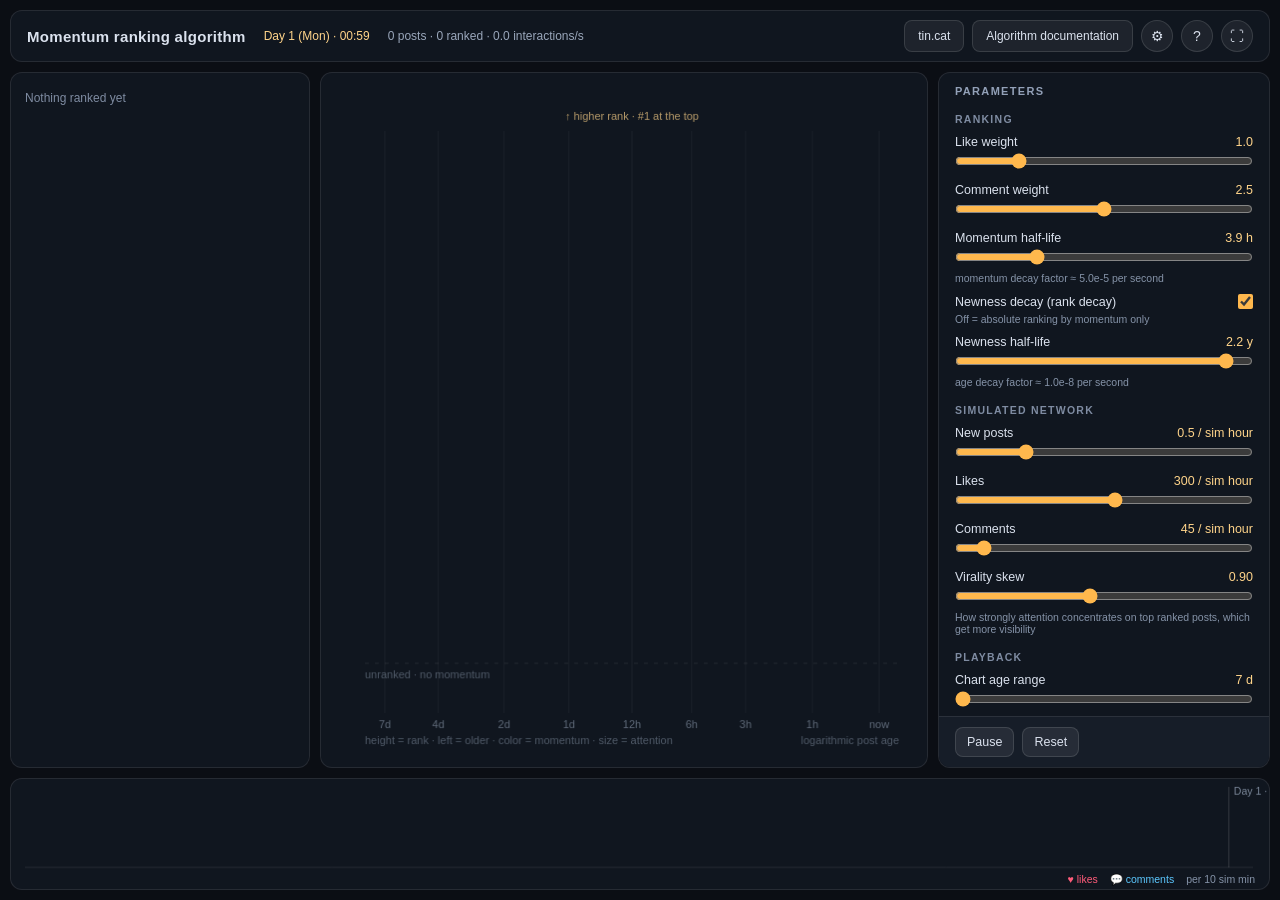
<file: demo/index.html>
<!DOCTYPE html>
<html lang="en">
<head>
	<meta charset="utf-8">
	<meta name="viewport" content="width=device-width, initial-scale=1">
	<title>Momentum ranking algorithm · live simulation</title>
	<link rel="stylesheet" href="demo.css">
</head>
<body>
	<div id="app">
		<header id="topbar" class="card">
			<h1>Momentum ranking algorithm</h1>
			<p id="clock"></p>
			<p id="stats"></p>
			<div id="topbarRight">
				<a class="tool text" href="https://tin.cat" target="_blank" rel="noopener">tin.cat</a>
				<a class="tool text" href="https://github.com/tin-cat/momentum-ranking-algorithm" target="_blank" rel="noopener">Algorithm documentation</a>
				<button class="tool" id="panelToggle" title="Parameters">⚙</button>
				<button class="tool" id="helpBtn" title="Help">?</button>
				<button class="tool" id="fullscreenBtn" title="Fullscreen">⛶</button>
			</div>
		</header>

		<main id="row">
			<div id="leftCol">
				<section id="feed" class="card">
					<div id="feedScroll">
						<div id="feedRows"></div>
					</div>
				</section>
			</div>

			<section id="chartPanel" class="card">
				<canvas id="scene"></canvas>
			</section>

			<aside id="panel" class="card">
				<div id="panelBody">
					<h2>Parameters</h2>

					<h3>Ranking</h3>
					<label class="ctl">
						<span class="row"><span>Like weight</span><em id="likeWeightVal"></em></span>
						<input type="range" id="likeWeight" min="0" max="1000" step="1">
					</label>
					<label class="ctl">
						<span class="row"><span>Comment weight</span><em id="commentWeightVal"></em></span>
						<input type="range" id="commentWeight" min="0" max="1000" step="1">
					</label>
					<label class="ctl">
						<span class="row"><span>Momentum half-life</span><em id="momentumHalfLifeVal"></em></span>
						<input type="range" id="momentumHalfLife" min="0" max="1000" step="1">
						<small class="sub" id="momentumHalfLifeSub"></small>
					</label>
					<label class="ctl checkbox">
						<span class="row"><span>Newness decay (rank decay)</span><input type="checkbox" id="newnessOn"></span>
						<small class="sub">Off = absolute ranking by momentum only</small>
					</label>
					<label class="ctl">
						<span class="row"><span>Newness half-life</span><em id="newnessHalfLifeVal"></em></span>
						<input type="range" id="newnessHalfLife" min="0" max="1000" step="1">
						<small class="sub" id="newnessHalfLifeSub"></small>
					</label>

					<h3>Simulated network</h3>
					<label class="ctl">
						<span class="row"><span>New posts</span><em id="postsPerHourVal"></em></span>
						<input type="range" id="postsPerHour" min="0" max="1000" step="1">
					</label>
					<label class="ctl">
						<span class="row"><span>Likes</span><em id="likesPerHourVal"></em></span>
						<input type="range" id="likesPerHour" min="0" max="1000" step="1">
					</label>
					<label class="ctl">
						<span class="row"><span>Comments</span><em id="commentsPerHourVal"></em></span>
						<input type="range" id="commentsPerHour" min="0" max="1000" step="1">
					</label>
					<label class="ctl">
						<span class="row"><span>Virality skew</span><em id="skewVal"></em></span>
						<input type="range" id="skew" min="0" max="1000" step="1">
						<small class="sub">How strongly attention concentrates on top ranked posts, which get more visibility</small>
					</label>

					<h3>Playback</h3>
					<label class="ctl">
						<span class="row"><span>Chart age range</span><em id="ageWindowVal"></em></span>
						<input type="range" id="ageWindow" min="0" max="1000" step="1">
						<small class="sub">Logarithmic scale: recent hours get more room</small>
					</label>
					<label class="ctl">
						<span class="row"><span>Simulation speed</span><em id="speedVal"></em></span>
						<input type="range" id="speed" min="0" max="9" step="1">
					</label>

					<p class="note">
						Implements the formulas from the specification:
						each event contributes <code>w · (1 - f)^t</code> to a post's momentum <code>m</code>,
						and rank is <code>r = m · (1 - t_f)^t_c</code>.
						<a href="https://github.com/tin-cat/momentum-ranking-algorithm" target="_blank" rel="noopener">Read the full presentation</a>.
					</p>
				</div>
				<div id="panelFoot">
					<button class="btn" id="pauseBtn">Pause</button>
					<button class="btn" id="resetBtn">Reset</button>
				</div>
			</aside>
		</main>

		<footer id="timePanel" class="card">
			<canvas id="timeline"></canvas>
			<div id="timeLegend">
				<span class="lk">♥ likes</span>
				<span class="cm">💬 comments</span>
				<span>per 10 sim min</span>
			</div>
		</footer>
	</div>

	<div id="tooltip" hidden></div>

	<div id="intro" class="hidden">
		<div id="introCard">
			<button class="tool" id="introClose" title="Close">×</button>
			<h1>Momentum ranking algorithm</h1>
			<p class="tag">A live simulation of a social feed ranked by momentum.</p>
			<ul>
				<li>Each bubble is a <strong>post</strong>. Simulated users keep liking <span class="likeGlyph">♥</span> and commenting <span class="commentGlyph">💬</span> on them.</li>
				<li><strong>Height</strong> is the post's current rank (top is #1). Posts drift <strong>left</strong> as they age.</li>
				<li><strong>Color</strong> is instant momentum: posts heat up when attention arrives and cool down as it decays.</li>
				<li><strong>Size</strong> is the total attention a post has ever received.</li>
			</ul>
			<p>Watch old, cold posts rocket back to the top when a burst of new likes hits them. That is what sets momentum ranking apart from simple decay.</p>
			<p>Activity follows a day and night cycle with quieter weekends; the timeline at the bottom shows the pulse. Every post is born with a fixed level of interest to the community: interesting posts attract likes and comments, posts that interest nobody never receive any.</p>
			<p><strong>Click any post to make it go viral</strong>: it will receive a strong stream of likes and comments for a few hours and climb the ranking. Tweak every parameter of the algorithm in the panel on the right.</p>
		</div>
	</div>

	<script src="demo.js"></script>
</body>
</html>
</file>
<file: demo/demo.css>
* {
	box-sizing: border-box;
	margin: 0;
	padding: 0;
}

html, body {
	height: 100%;
	overflow: hidden;
	background: #0b0e14;
	color: #dbe2ee;
	font-family: -apple-system, BlinkMacSystemFont, "Segoe UI", Roboto, Helvetica, Arial, sans-serif;
}

a {
	color: #ffb84d;
}

.card {
	background: rgba(18, 23, 33, 0.92);
	border: 1px solid rgba(255, 255, 255, 0.09);
	border-radius: 12px;
}

/* Application frame: top bar plus a three panel row */

#app {
	display: flex;
	flex-direction: column;
	height: 100%;
	padding: 10px;
	gap: 10px;
}

#topbar {
	flex: none;
	display: flex;
	align-items: center;
	gap: 18px;
	padding: 9px 16px;
}

#topbar h1 {
	font-size: 15px;
	font-weight: 600;
	letter-spacing: 0.02em;
	white-space: nowrap;
}

#topbar p {
	font-size: 12px;
	color: #9aa7bb;
	white-space: nowrap;
	font-variant-numeric: tabular-nums;
}

#clock {
	color: #ffd48a !important;
}

#topbarRight {
	margin-left: auto;
	display: flex;
	align-items: center;
	gap: 8px;
}

.tool {
	font: inherit;
	font-size: 14px;
	width: 32px;
	height: 32px;
	color: #dbe2ee;
	background: rgba(255, 255, 255, 0.06);
	border: 1px solid rgba(255, 255, 255, 0.12);
	border-radius: 50%;
	cursor: pointer;
}

.tool:hover {
	background: rgba(255, 255, 255, 0.13);
}

.tool.text {
	width: auto;
	height: 32px;
	display: inline-flex;
	align-items: center;
	padding: 0 13px;
	border-radius: 8px;
	font-size: 12px;
	color: #dbe2ee;
	text-decoration: none;
}

#row {
	flex: 1;
	min-height: 0;
	display: grid;
	grid-template-columns: 300px minmax(0, 1fr) 332px;
	gap: 10px;
}

#row.noPanel {
	grid-template-columns: 300px minmax(0, 1fr);
}

#row.noPanel #panel {
	display: none;
}

/* Left column */

#leftCol {
	display: flex;
	flex-direction: column;
	gap: 10px;
	min-height: 0;
}

/* Feed panel */

#feed {
	flex: 1;
	display: flex;
	flex-direction: column;
	min-height: 0;
	padding: 10px 6px 6px 14px;
}

#panel h2 {
	font-size: 11px;
	font-weight: 600;
	text-transform: uppercase;
	letter-spacing: 0.12em;
	color: #93a1b8;
	margin-bottom: 10px;
}

#feedScroll {
	flex: 1;
	min-height: 0;
	overflow-y: auto;
	padding-right: 8px;
}

#feedRows {
	position: relative;
}

.feedRow {
	position: absolute;
	left: 0;
	right: 0;
	height: 44px;
	display: flex;
	align-items: center;
	gap: 9px;
	transition: top 0.45s ease, opacity 0.3s ease;
	cursor: pointer;
}

.feedRow:hover .t {
	color: #ffd48a;
}

.feedRow .viralBadge {
	display: none;
	flex: none;
	font-size: 9px;
	font-weight: 600;
	text-transform: uppercase;
	letter-spacing: 0.08em;
	color: #ffc14d;
	border: 1px solid rgba(255, 196, 90, 0.6);
	border-radius: 999px;
	padding: 2px 6px;
	margin-right: 6px;
	animation: viralPulse 1.2s ease-in-out infinite;
}

.feedRow.viral .viralBadge {
	display: inline-block;
}

@keyframes viralPulse {
	0%, 100% {
		opacity: 1;
	}

	50% {
		opacity: 0.45;
	}
}

.feedRow .pos {
	font-size: 11px;
	color: #7f8ca2;
	width: 24px;
	text-align: right;
	font-variant-numeric: tabular-nums;
	flex: none;
}

.feedRow .em {
	font-size: 21px;
	line-height: 1;
	flex: none;
}

.feedRow .txt {
	min-width: 0;
	flex: 1;
}

.feedRow .t, .feedRow .meta {
	display: block;
	white-space: nowrap;
	overflow: hidden;
	text-overflow: ellipsis;
}

.feedRow .t {
	font-size: 12.5px;
}

.feedRow .meta {
	font-size: 10.5px;
	color: #8593a8;
	margin-top: 1px;
	font-variant-numeric: tabular-nums;
}

.feedEmpty {
	font-size: 12px;
	color: #7f8ca2;
	padding-top: 8px;
}

/* Chart panel */

#chartPanel {
	position: relative;
	min-width: 0;
	min-height: 0;
	overflow: hidden;
}

#scene {
	position: absolute;
	inset: 0;
	width: 100%;
	height: 100%;
	display: block;
}

/* Parameters panel */

#panel {
	display: flex;
	flex-direction: column;
	min-height: 0;
}

#panelBody {
	flex: 1;
	min-height: 0;
	overflow-y: auto;
	padding: 12px 16px 14px;
}

#panel h3 {
	font-size: 10.5px;
	font-weight: 600;
	text-transform: uppercase;
	letter-spacing: 0.12em;
	color: #7f8ca2;
	margin: 16px 0 4px;
}

.ctl {
	display: block;
	margin: 10px 0;
}

.ctl .row {
	display: flex;
	justify-content: space-between;
	align-items: center;
	font-size: 12.5px;
	margin-bottom: 4px;
}

.ctl em {
	font-style: normal;
	color: #ffd48a;
	font-variant-numeric: tabular-nums;
}

.ctl input[type="range"] {
	width: 100%;
	accent-color: #ffb84d;
}

.ctl input[type="checkbox"] {
	accent-color: #ffb84d;
	width: 15px;
	height: 15px;
}

.ctl .sub {
	display: block;
	font-size: 10.5px;
	color: #8593a8;
	margin-top: 3px;
}

.ctl.disabled {
	opacity: 0.4;
	pointer-events: none;
}

#panelFoot {
	flex: none;
	display: flex;
	gap: 8px;
	flex-wrap: wrap;
	padding: 10px 16px;
	border-top: 1px solid rgba(255, 255, 255, 0.09);
	background: rgba(24, 30, 42, 0.95);
	border-radius: 0 0 12px 12px;
}

.btn {
	font: inherit;
	font-size: 12.5px;
	color: #dbe2ee;
	background: rgba(255, 255, 255, 0.07);
	border: 1px solid rgba(255, 255, 255, 0.12);
	border-radius: 8px;
	padding: 7px 11px;
	cursor: pointer;
}

.btn:hover {
	background: rgba(255, 255, 255, 0.13);
}

.btn.primary {
	background: #ffb84d;
	border-color: #ffb84d;
	color: #201503;
	font-weight: 600;
	padding: 9px 16px;
}

.btn.primary:hover {
	background: #ffc76e;
}

.note {
	font-size: 11px;
	color: #8593a8;
	margin-top: 16px;
	line-height: 1.5;
}

.note code {
	color: #b9c4d6;
	font-size: 10.5px;
}

/* Timeline panel */

#timePanel {
	flex: none;
	height: 112px;
	position: relative;
	overflow: hidden;
}

#timeline {
	position: absolute;
	inset: 0;
	width: 100%;
	height: 100%;
	display: block;
}

#timeLegend {
	position: absolute;
	bottom: 3px;
	right: 14px;
	display: flex;
	gap: 12px;
	font-size: 10.5px;
	color: #8593a8;
	pointer-events: none;
}

#timeLegend .lk {
	color: #ff5c7a;
}

#timeLegend .cm {
	color: #5cc8ff;
}

/* Scrollbars */

#feedScroll::-webkit-scrollbar, #panelBody::-webkit-scrollbar {
	width: 8px;
}

#feedScroll::-webkit-scrollbar-thumb, #panelBody::-webkit-scrollbar-thumb {
	background: rgba(255, 255, 255, 0.14);
	border-radius: 4px;
}

/* Tooltip */

#tooltip {
	position: fixed;
	max-width: 270px;
	padding: 9px 11px;
	font-size: 12px;
	line-height: 1.45;
	background: rgba(13, 17, 26, 0.94);
	border: 1px solid rgba(255, 255, 255, 0.12);
	border-radius: 9px;
	pointer-events: none;
	z-index: 30;
}

#tooltip .tt {
	font-weight: 600;
}

#tooltip .meta {
	color: #9aa7bb;
	font-variant-numeric: tabular-nums;
}

#tooltip .hint {
	color: #7f8ca2;
	font-size: 10.5px;
	margin-top: 4px;
}

/* Intro overlay */

#intro {
	position: fixed;
	inset: 0;
	display: flex;
	align-items: center;
	justify-content: center;
	background: rgba(5, 7, 11, 0.6);
	z-index: 40;
	transition: opacity 0.3s ease;
}

#intro.hidden {
	opacity: 0;
	pointer-events: none;
}

#introCard {
	position: relative;
	max-width: 580px;
	margin: 20px;
	padding: 28px 30px;
	background: rgba(18, 23, 33, 0.97);
	border: 1px solid rgba(255, 255, 255, 0.09);
	border-radius: 12px;
}

#introClose {
	position: absolute;
	top: 12px;
	right: 12px;
	font-size: 18px;
	line-height: 1;
}

#introCard h1 {
	font-size: 22px;
	font-weight: 650;
}

#introCard .tag {
	color: #ffd48a;
	font-size: 13.5px;
	margin: 6px 0 14px;
}

#introCard ul {
	margin: 0 0 14px 18px;
	display: grid;
	gap: 7px;
}

#introCard li, #introCard p {
	font-size: 13.5px;
	line-height: 1.55;
	color: #c6d0e0;
}

#introCard p {
	margin-bottom: 12px;
}

.likeGlyph {
	color: #ff5c7a;
}

@media (max-width: 980px) {
	#row {
		grid-template-columns: minmax(0, 1fr);
	}

	#leftCol, #panel {
		display: none;
	}

	.tool.text {
		display: none;
	}
}
</file>
